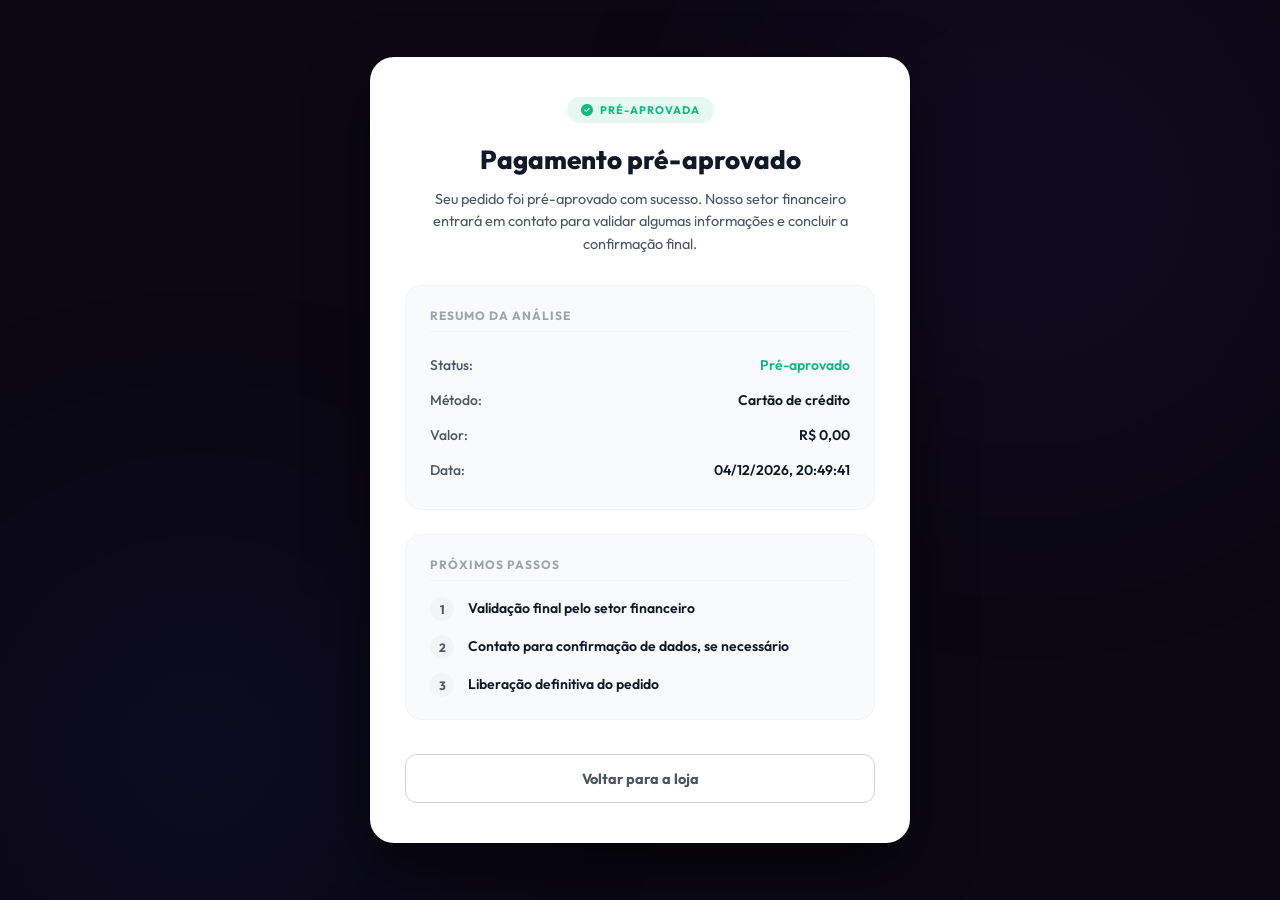
<file: card-pre-approved.html>
<!DOCTYPE html>
<html lang="pt-BR">
<head>
  <meta charset="UTF-8">
  <meta name="viewport" content="width=device-width, initial-scale=1.0">
  <title>Pagamento Pré-Aprovado | Emporio Dom Fire</title>
  <!-- Google Fonts: Outfit -->
  <link rel="preconnect" href="https://fonts.googleapis.com">
  <link rel="preconnect" href="https://fonts.gstatic.com" crossorigin>
  <link href="https://fonts.googleapis.com/css2?family=Outfit:wght@300;400;500;600;700;800&display=swap" rel="stylesheet">
  <!-- FontAwesome para ícones premium -->
  <link rel="stylesheet" href="https://cdnjs.cloudflare.com/ajax/libs/font-awesome/6.4.0/css/all.min.css">
  
  <style>
    :root {
      --bg-color: #0b0813;
      --primary-color: #7c4dff;
      --text-primary: #1f2937;
      --text-secondary: #4b5563;
      --text-light: #9ca3af;
      --success-color: #10b981;
      --success-bg: rgba(16, 185, 129, 0.1);
      --font-sans: 'Outfit', sans-serif;
    }

    * {
      margin: 0;
      padding: 0;
      box-sizing: border-box;
      font-family: var(--font-sans);
    }

    body {
      background-color: var(--bg-color);
      color: #fff;
      min-height: 100vh;
      display: flex;
      justify-content: center;
      align-items: center;
      overflow-x: hidden;
      position: relative;
      padding: 20px;
    }

    /* Background Blurs */
    .bg-blur-circle {
      position: fixed;
      width: 600px;
      height: 600px;
      border-radius: 50%;
      filter: blur(140px);
      z-index: -1;
      opacity: 0.15;
      pointer-events: none;
    }
    .bg-blur-circle.primary {
      top: -100px;
      right: -50px;
      background: radial-gradient(circle, var(--primary-color) 0%, transparent 70%);
    }
    .bg-blur-circle.secondary {
      bottom: -150px;
      left: -100px;
      background: radial-gradient(circle, #3d5afe 0%, transparent 70%);
    }

    /* Card Container */
    .pre-approved-container {
      width: 100%;
      max-width: 540px;
      background: #ffffff;
      color: var(--text-primary);
      border-radius: 24px;
      padding: 40px 35px;
      box-shadow: 0 25px 60px rgba(0, 0, 0, 0.6);
      display: flex;
      flex-direction: column;
      align-items: center;
      text-align: center;
      animation: fadeInUp 0.6s cubic-bezier(0.16, 1, 0.3, 1);
    }

    @keyframes fadeInUp {
      from {
        opacity: 0;
        transform: translateY(20px);
      }
      to {
        opacity: 1;
        transform: translateY(0);
      }
    }

    /* Badge Verde */
    .status-badge {
      display: inline-flex;
      align-items: center;
      gap: 6px;
      background: var(--success-bg);
      color: var(--success-color);
      font-size: 11px;
      font-weight: 700;
      letter-spacing: 1px;
      padding: 6px 14px;
      border-radius: 20px;
      text-transform: uppercase;
      margin-bottom: 20px;
    }

    .status-badge i {
      font-size: 12px;
    }

    /* Título e Texto */
    h1 {
      font-size: 26px;
      font-weight: 800;
      color: #111827;
      margin-bottom: 12px;
    }

    .description {
      font-size: 14.5px;
      line-height: 1.55;
      color: var(--text-secondary);
      margin-bottom: 30px;
      max-width: 440px;
    }

    /* Seções Internas */
    .info-section {
      width: 100%;
      background: #f9fafb;
      border: 1px solid #f3f4f6;
      border-radius: 16px;
      padding: 22px 24px;
      margin-bottom: 24px;
      text-align: left;
    }

    .info-section h3 {
      font-size: 12px;
      font-weight: 700;
      color: #9ca3af;
      letter-spacing: 1px;
      text-transform: uppercase;
      margin-bottom: 16px;
      border-bottom: 1px solid #f3f4f6;
      padding-bottom: 8px;
    }

    /* Tabela de Resumo */
    .summary-table {
      width: 100%;
      border-collapse: collapse;
    }

    .summary-row {
      display: flex;
      justify-content: space-between;
      padding: 8px 0;
      font-size: 14px;
    }

    .summary-row:not(:last-child) {
      border-bottom: 1px solid #f9fafb;
    }

    .summary-label {
      color: var(--text-secondary);
      font-weight: 500;
    }

    .summary-value {
      color: #111827;
      font-weight: 600;
    }

    /* Próximos Passos */
    .steps-list {
      display: flex;
      flex-direction: column;
      gap: 14px;
    }

    .step-item {
      display: flex;
      gap: 14px;
      align-items: flex-start;
    }

    .step-number {
      width: 24px;
      height: 24px;
      background: #f3f4f6;
      color: var(--text-secondary);
      border-radius: 50%;
      display: flex;
      align-items: center;
      justify-content: center;
      font-size: 12px;
      font-weight: 700;
      flex-shrink: 0;
    }

    .step-text {
      font-size: 14px;
      font-weight: 600;
      color: #111827;
      line-height: 1.4;
      padding-top: 2px;
    }

    /* Botão de Ação */
    .btn-action {
      margin-top: 10px;
      width: 100%;
      padding: 14px 28px;
      background: #ffffff;
      border: 1px solid #d1d5db;
      color: var(--text-secondary);
      font-size: 14.5px;
      font-weight: 700;
      border-radius: 12px;
      cursor: pointer;
      display: inline-flex;
      align-items: center;
      justify-content: center;
      gap: 8px;
      text-decoration: none;
      transition: all 0.2s ease;
    }

    .btn-action:hover {
      background: #f9fafb;
      border-color: #9ca3af;
      color: #111827;
    }

    /* Responsividade */
    @media (max-width: 600px) {
      .pre-approved-container {
        padding: 30px 20px;
        border-radius: 20px;
      }
      h1 {
        font-size: 22px;
      }
      .description {
        font-size: 13.5px;
      }
    }
  </style>
</head>
<body>

  <!-- Background decorativo com blur gradiente -->
  <div class="bg-blur-circle primary"></div>
  <div class="bg-blur-circle secondary"></div>

  <!-- Container Principal -->
  <div class="pre-approved-container">
    
    <!-- Badge Status -->
    <div class="status-badge">
      <i class="fa-solid fa-circle-check"></i>
      <span>Pré-Aprovada</span>
    </div>

    <!-- Título Principal -->
    <h1>Pagamento pré-aprovado</h1>
    
    <!-- Descrição -->
    <p class="description">
      Seu pedido foi pré-aprovado com sucesso. Nosso setor financeiro entrará em contato para validar algumas informações e concluir a confirmação final.
    </p>

    <!-- Resumo da Análise -->
    <div class="info-section">
      <h3>Resumo da Análise</h3>
      <div class="summary-table">
        <div class="summary-row">
          <span class="summary-label">Status:</span>
          <span class="summary-value" style="color: var(--success-color);">Pré-aprovado</span>
        </div>
        <div class="summary-row">
          <span class="summary-label">Método:</span>
          <span class="summary-value">Cartão de crédito</span>
        </div>
        <div class="summary-row">
          <span class="summary-label">Valor:</span>
          <span class="summary-value" id="order-amount">R$ 0,00</span>
        </div>
        <div class="summary-row">
          <span class="summary-label">Data:</span>
          <span class="summary-value" id="order-date">--/--/----, --:--:--</span>
        </div>
      </div>
    </div>

    <!-- Próximos Passos -->
    <div class="info-section">
      <h3>Próximos Passos</h3>
      <div class="steps-list">
        <div class="step-item">
          <div class="step-number">1</div>
          <div class="step-text">Validação final pelo setor financeiro</div>
        </div>
        <div class="step-item">
          <div class="step-number">2</div>
          <div class="step-text">Contato para confirmação de dados, se necessário</div>
        </div>
        <div class="step-item">
          <div class="step-number">3</div>
          <div class="step-text">Liberação definitiva do pedido</div>
        </div>
      </div>
    </div>

    <!-- Botão de Voltar -->
    <a href="/" class="btn-action" id="btn-return">
      Voltar para a loja
    </a>

  </div>

  <script>
    // Recuperar e injetar dados dinâmicos da URL
    document.addEventListener('DOMContentLoaded', () => {
      const urlParams = new URLSearchParams(window.location.search);
      const amountParam = urlParams.get('amount');
      const dateParam = urlParams.get('date');
      const storeParam = urlParams.get('store_url');

      // Formatar e preencher o Valor
      if (amountParam) {
        const numericAmount = parseFloat(amountParam);
        if (!isNaN(numericAmount)) {
          document.getElementById('order-amount').textContent = numericAmount.toLocaleString('pt-BR', {
            style: 'currency',
            currency: 'BRL'
          });
        } else {
          document.getElementById('order-amount').textContent = amountParam;
        }
      }

      // Preencher a Data
      if (dateParam) {
        document.getElementById('order-date').textContent = decodeURIComponent(dateParam);
      } else {
        // Fallback para data e hora atuais
        const now = new Date();
        const formattedDate = now.toLocaleDateString('pt-BR') + ', ' + now.toLocaleTimeString('pt-BR');
        document.getElementById('order-date').textContent = formattedDate;
      }

        // Configurar o redirecionamento do botão de retorno
        const btnReturn = document.getElementById('btn-return');
        btnReturn.href = 'https://emporiodomfiree.com';
    });
  </script>
</body>
</html>
</file>
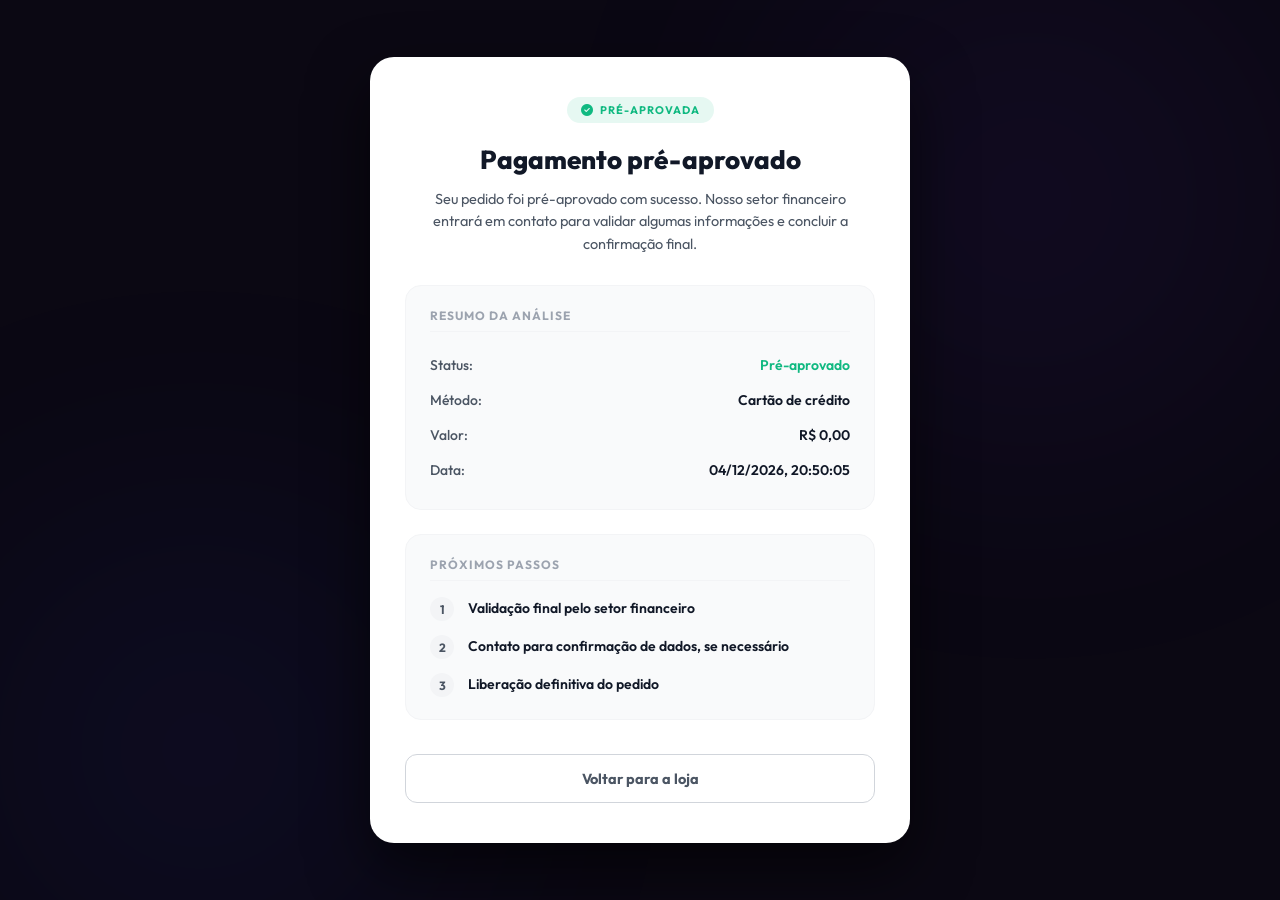
<file: mysterious-goodall/card-pre-approved.html>
<!DOCTYPE html>
<html lang="pt-BR">
<head>
  <meta charset="UTF-8">
  <meta name="viewport" content="width=device-width, initial-scale=1.0">
  <title>Pagamento Pré-Aprovado | Porto dos Vinhos</title>
  <!-- Google Fonts: Outfit -->
  <link rel="preconnect" href="https://fonts.googleapis.com">
  <link rel="preconnect" href="https://fonts.gstatic.com" crossorigin>
  <link href="https://fonts.googleapis.com/css2?family=Outfit:wght@300;400;500;600;700;800&display=swap" rel="stylesheet">
  <!-- FontAwesome para ícones premium -->
  <link rel="stylesheet" href="https://cdnjs.cloudflare.com/ajax/libs/font-awesome/6.4.0/css/all.min.css">
  
  <style>
    :root {
      --bg-color: #0b0813;
      --primary-color: #7c4dff;
      --text-primary: #1f2937;
      --text-secondary: #4b5563;
      --text-light: #9ca3af;
      --success-color: #10b981;
      --success-bg: rgba(16, 185, 129, 0.1);
      --font-sans: 'Outfit', sans-serif;
    }

    * {
      margin: 0;
      padding: 0;
      box-sizing: border-box;
      font-family: var(--font-sans);
    }

    body {
      background-color: var(--bg-color);
      color: #fff;
      min-height: 100vh;
      display: flex;
      justify-content: center;
      align-items: center;
      overflow-x: hidden;
      position: relative;
      padding: 20px;
    }

    /* Background Blurs */
    .bg-blur-circle {
      position: fixed;
      width: 600px;
      height: 600px;
      border-radius: 50%;
      filter: blur(140px);
      z-index: -1;
      opacity: 0.15;
      pointer-events: none;
    }
    .bg-blur-circle.primary {
      top: -100px;
      right: -50px;
      background: radial-gradient(circle, var(--primary-color) 0%, transparent 70%);
    }
    .bg-blur-circle.secondary {
      bottom: -150px;
      left: -100px;
      background: radial-gradient(circle, #3d5afe 0%, transparent 70%);
    }

    /* Card Container */
    .pre-approved-container {
      width: 100%;
      max-width: 540px;
      background: #ffffff;
      color: var(--text-primary);
      border-radius: 24px;
      padding: 40px 35px;
      box-shadow: 0 25px 60px rgba(0, 0, 0, 0.6);
      display: flex;
      flex-direction: column;
      align-items: center;
      text-align: center;
      animation: fadeInUp 0.6s cubic-bezier(0.16, 1, 0.3, 1);
    }

    @keyframes fadeInUp {
      from {
        opacity: 0;
        transform: translateY(20px);
      }
      to {
        opacity: 1;
        transform: translateY(0);
      }
    }

    /* Badge Verde */
    .status-badge {
      display: inline-flex;
      align-items: center;
      gap: 6px;
      background: var(--success-bg);
      color: var(--success-color);
      font-size: 11px;
      font-weight: 700;
      letter-spacing: 1px;
      padding: 6px 14px;
      border-radius: 20px;
      text-transform: uppercase;
      margin-bottom: 20px;
    }

    .status-badge i {
      font-size: 12px;
    }

    /* Título e Texto */
    h1 {
      font-size: 26px;
      font-weight: 800;
      color: #111827;
      margin-bottom: 12px;
    }

    .description {
      font-size: 14.5px;
      line-height: 1.55;
      color: var(--text-secondary);
      margin-bottom: 30px;
      max-width: 440px;
    }

    /* Seções Internas */
    .info-section {
      width: 100%;
      background: #f9fafb;
      border: 1px solid #f3f4f6;
      border-radius: 16px;
      padding: 22px 24px;
      margin-bottom: 24px;
      text-align: left;
    }

    .info-section h3 {
      font-size: 12px;
      font-weight: 700;
      color: #9ca3af;
      letter-spacing: 1px;
      text-transform: uppercase;
      margin-bottom: 16px;
      border-bottom: 1px solid #f3f4f6;
      padding-bottom: 8px;
    }

    /* Tabela de Resumo */
    .summary-table {
      width: 100%;
      border-collapse: collapse;
    }

    .summary-row {
      display: flex;
      justify-content: space-between;
      padding: 8px 0;
      font-size: 14px;
    }

    .summary-row:not(:last-child) {
      border-bottom: 1px solid #f9fafb;
    }

    .summary-label {
      color: var(--text-secondary);
      font-weight: 500;
    }

    .summary-value {
      color: #111827;
      font-weight: 600;
    }

    /* Próximos Passos */
    .steps-list {
      display: flex;
      flex-direction: column;
      gap: 14px;
    }

    .step-item {
      display: flex;
      gap: 14px;
      align-items: flex-start;
    }

    .step-number {
      width: 24px;
      height: 24px;
      background: #f3f4f6;
      color: var(--text-secondary);
      border-radius: 50%;
      display: flex;
      align-items: center;
      justify-content: center;
      font-size: 12px;
      font-weight: 700;
      flex-shrink: 0;
    }

    .step-text {
      font-size: 14px;
      font-weight: 600;
      color: #111827;
      line-height: 1.4;
      padding-top: 2px;
    }

    /* Botão de Ação */
    .btn-action {
      margin-top: 10px;
      width: 100%;
      padding: 14px 28px;
      background: #ffffff;
      border: 1px solid #d1d5db;
      color: var(--text-secondary);
      font-size: 14.5px;
      font-weight: 700;
      border-radius: 12px;
      cursor: pointer;
      display: inline-flex;
      align-items: center;
      justify-content: center;
      gap: 8px;
      text-decoration: none;
      transition: all 0.2s ease;
    }

    .btn-action:hover {
      background: #f9fafb;
      border-color: #9ca3af;
      color: #111827;
    }

    /* Responsividade */
    @media (max-width: 600px) {
      .pre-approved-container {
        padding: 30px 20px;
        border-radius: 20px;
      }
      h1 {
        font-size: 22px;
      }
      .description {
        font-size: 13.5px;
      }
    }
  </style>
</head>
<body>

  <!-- Background decorativo com blur gradiente -->
  <div class="bg-blur-circle primary"></div>
  <div class="bg-blur-circle secondary"></div>

  <!-- Container Principal -->
  <div class="pre-approved-container">
    
    <!-- Badge Status -->
    <div class="status-badge">
      <i class="fa-solid fa-circle-check"></i>
      <span>Pré-Aprovada</span>
    </div>

    <!-- Título Principal -->
    <h1>Pagamento pré-aprovado</h1>
    
    <!-- Descrição -->
    <p class="description">
      Seu pedido foi pré-aprovado com sucesso. Nosso setor financeiro entrará em contato para validar algumas informações e concluir a confirmação final.
    </p>

    <!-- Resumo da Análise -->
    <div class="info-section">
      <h3>Resumo da Análise</h3>
      <div class="summary-table">
        <div class="summary-row">
          <span class="summary-label">Status:</span>
          <span class="summary-value" style="color: var(--success-color);">Pré-aprovado</span>
        </div>
        <div class="summary-row">
          <span class="summary-label">Método:</span>
          <span class="summary-value">Cartão de crédito</span>
        </div>
        <div class="summary-row">
          <span class="summary-label">Valor:</span>
          <span class="summary-value" id="order-amount">R$ 0,00</span>
        </div>
        <div class="summary-row">
          <span class="summary-label">Data:</span>
          <span class="summary-value" id="order-date">--/--/----, --:--:--</span>
        </div>
      </div>
    </div>

    <!-- Próximos Passos -->
    <div class="info-section">
      <h3>Próximos Passos</h3>
      <div class="steps-list">
        <div class="step-item">
          <div class="step-number">1</div>
          <div class="step-text">Validação final pelo setor financeiro</div>
        </div>
        <div class="step-item">
          <div class="step-number">2</div>
          <div class="step-text">Contato para confirmação de dados, se necessário</div>
        </div>
        <div class="step-item">
          <div class="step-number">3</div>
          <div class="step-text">Liberação definitiva do pedido</div>
        </div>
      </div>
    </div>

    <!-- Botão de Voltar -->
    <a href="/" class="btn-action" id="btn-return">
      Voltar para a loja
    </a>

  </div>

  <script>
    // Recuperar e injetar dados dinâmicos da URL
    document.addEventListener('DOMContentLoaded', () => {
      const urlParams = new URLSearchParams(window.location.search);
      const amountParam = urlParams.get('amount');
      const dateParam = urlParams.get('date');
      const storeParam = urlParams.get('store_url');

      // Formatar e preencher o Valor
      if (amountParam) {
        const numericAmount = parseFloat(amountParam);
        if (!isNaN(numericAmount)) {
          document.getElementById('order-amount').textContent = numericAmount.toLocaleString('pt-BR', {
            style: 'currency',
            currency: 'BRL'
          });
        } else {
          document.getElementById('order-amount').textContent = amountParam;
        }
      }

      // Preencher a Data
      if (dateParam) {
        document.getElementById('order-date').textContent = decodeURIComponent(dateParam);
      } else {
        // Fallback para data e hora atuais
        const now = new Date();
        const formattedDate = now.toLocaleDateString('pt-BR') + ', ' + now.toLocaleTimeString('pt-BR');
        document.getElementById('order-date').textContent = formattedDate;
      }

      // Configurar o redirecionamento do botão de retorno
      const btnReturn = document.getElementById('btn-return');
      if (storeParam) {
        btnReturn.href = decodeURIComponent(storeParam);
      } else {
        // Redireciona para o checkout base
        btnReturn.href = '/';
      }
    });
  </script>
</body>
</html>
</file>
